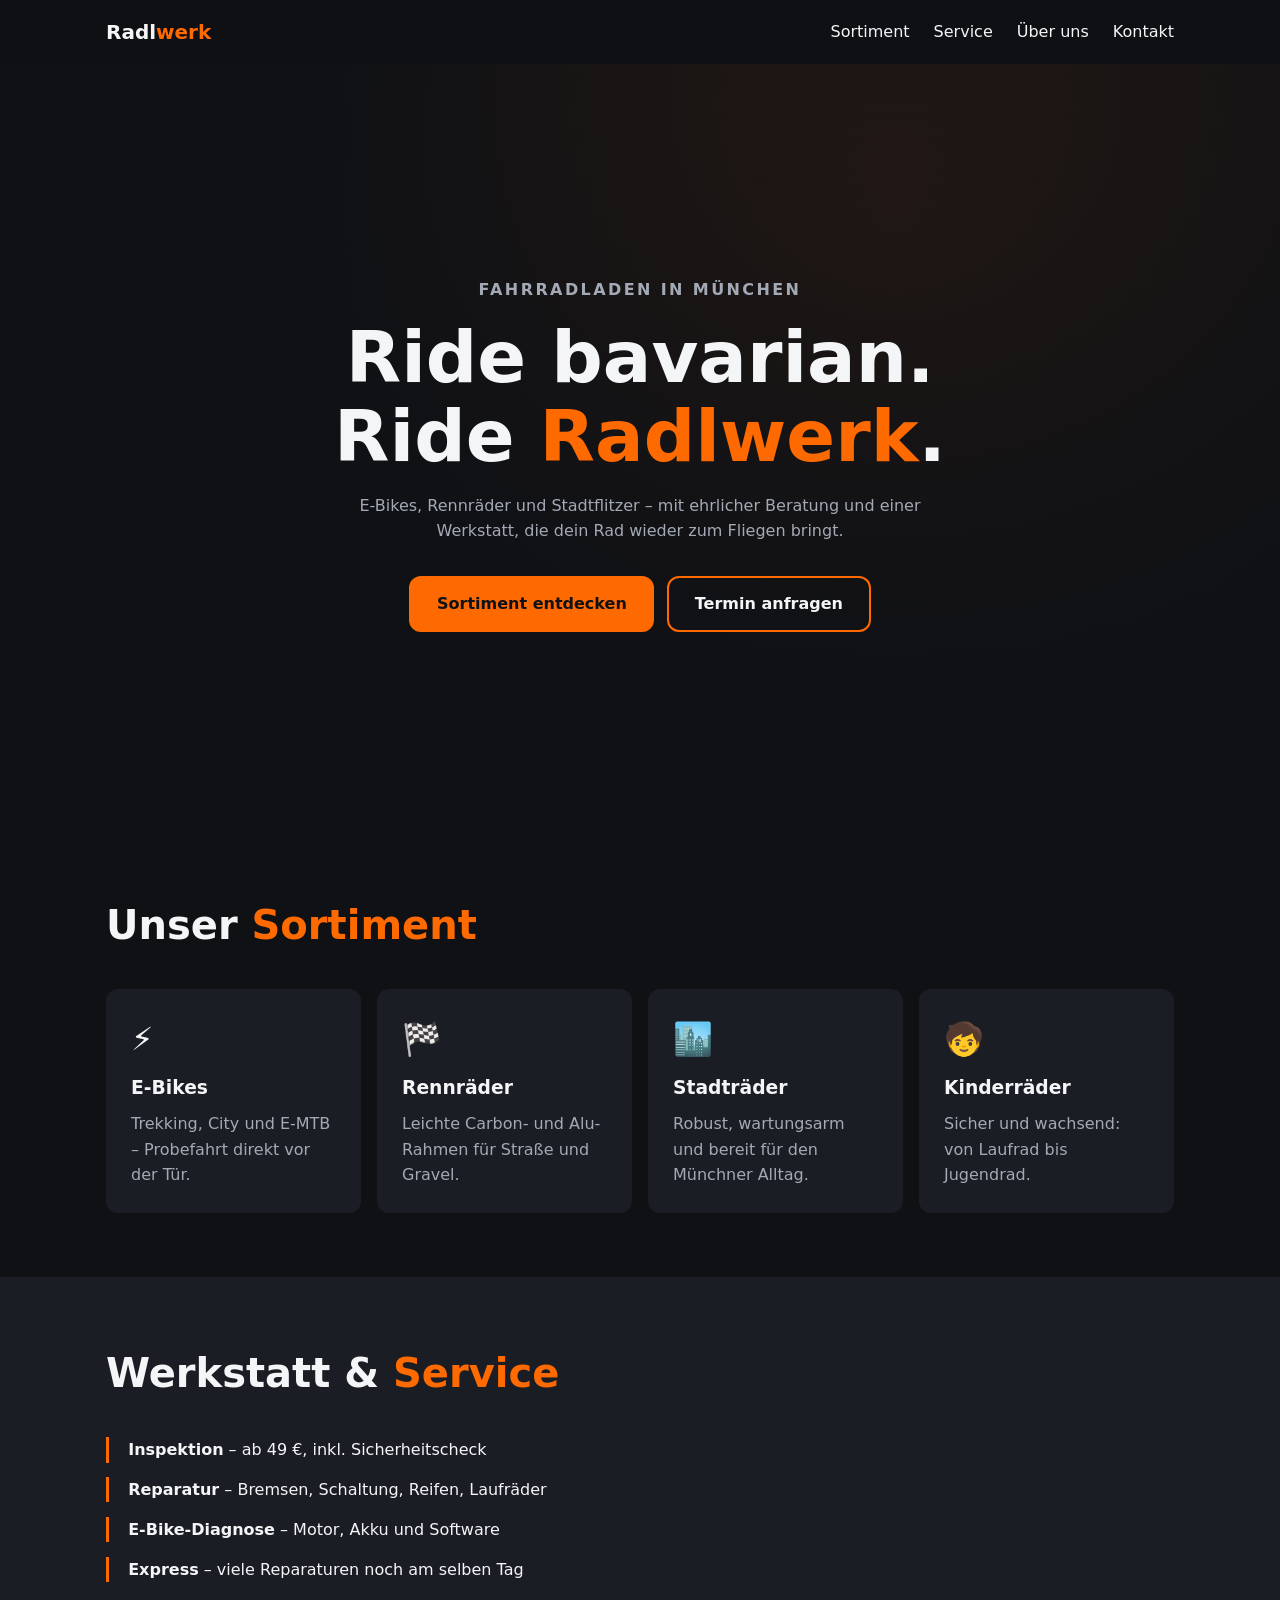
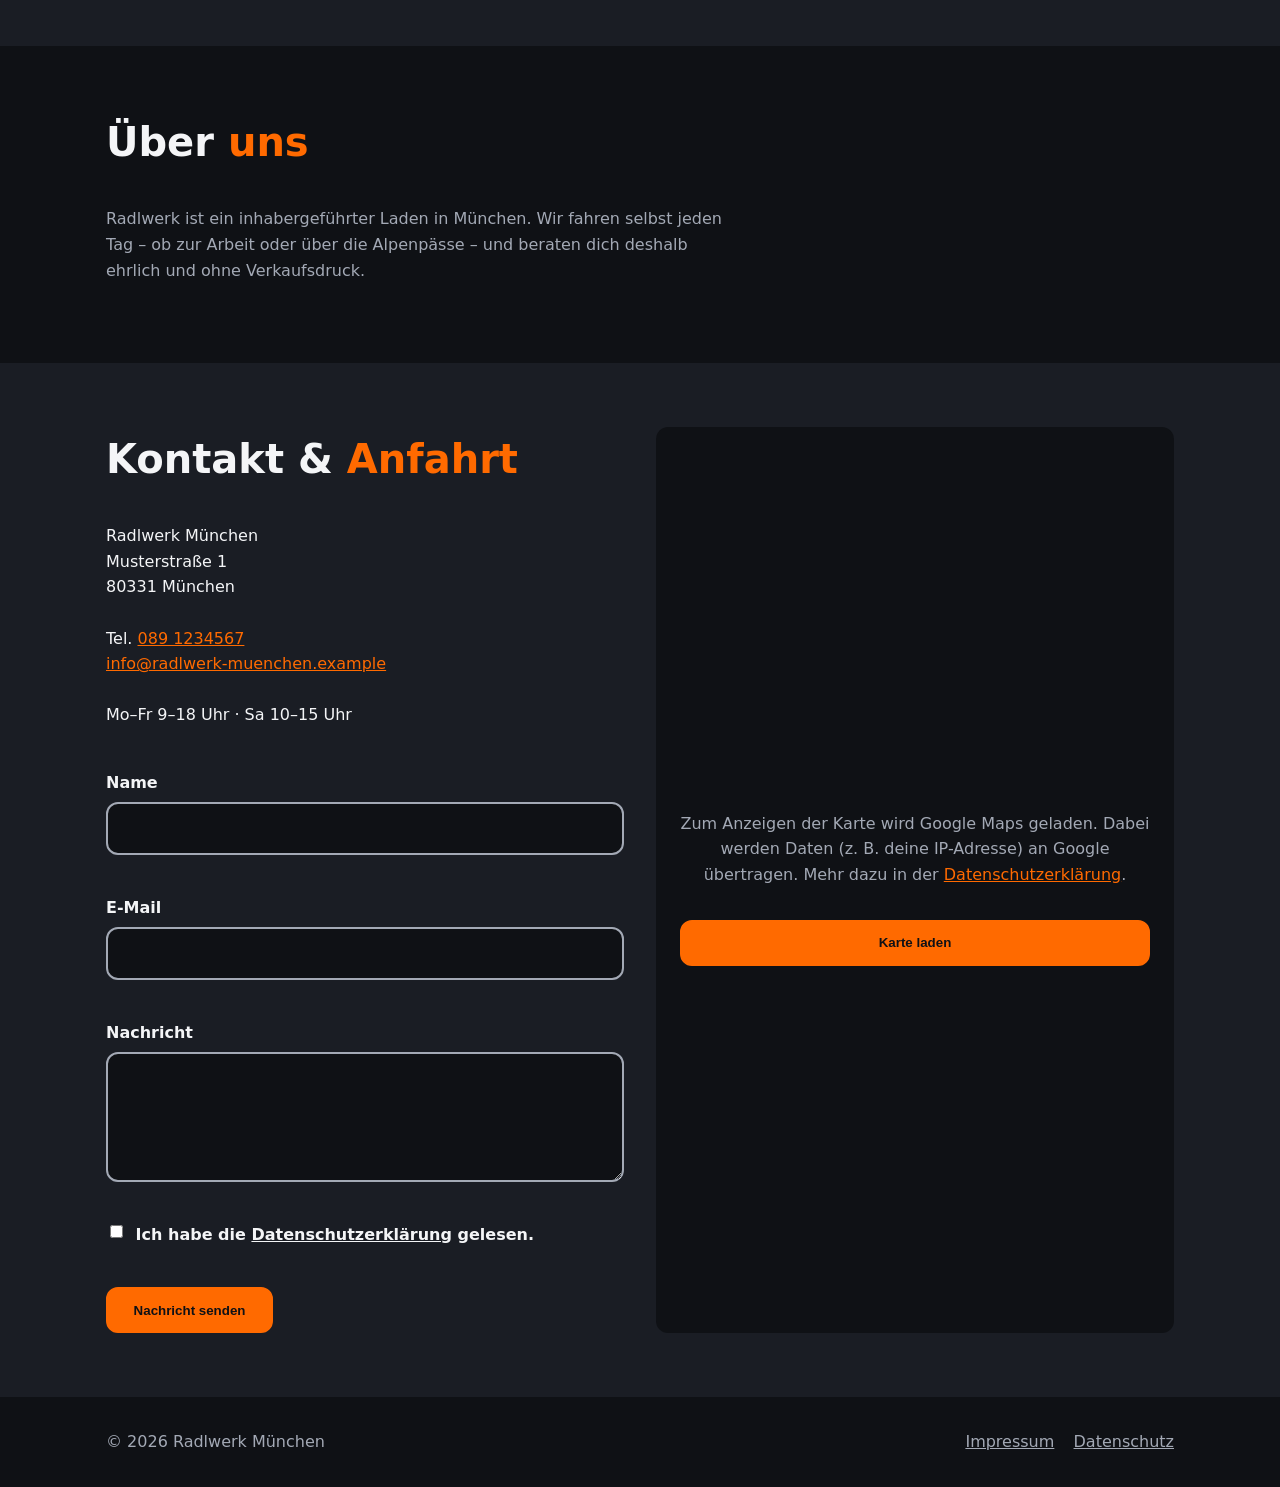
<file: index.html>
<!DOCTYPE html>
<html lang="de">
<head>
  <meta charset="UTF-8">
  <meta name="viewport" content="width=device-width, initial-scale=1">
  <title>Radlwerk München – E-Bikes, Rennräder &amp; Werkstatt</title>
  <meta name="description" content="Radlwerk München: Fahrräder, E-Bikes und Rennräder kaufen, Werkstatt-Service und persönliche Beratung im Herzen Münchens.">
  <link rel="stylesheet" href="css/styles.css">
</head>
<body>
  <header class="header">
    <div class="container header__inner">
      <a href="#" class="logo">Radl<span>werk</span></a>
      <nav class="nav" aria-label="Hauptnavigation">
        <button class="nav__toggle" aria-expanded="false" aria-controls="nav-list" aria-label="Menü öffnen">☰</button>
        <ul class="nav__list" id="nav-list">
          <li><a href="#sortiment">Sortiment</a></li>
          <li><a href="#service">Service</a></li>
          <li><a href="#ueber-uns">Über uns</a></li>
          <li><a href="#kontakt">Kontakt</a></li>
        </ul>
      </nav>
    </div>
  </header>

  <main>
    <section class="hero">
      <div class="container">
        <p class="hero__eyebrow">Fahrradladen in München</p>
        <h1>Ride bavarian.<br>Ride <span class="accent">Radlwerk</span>.</h1>
        <p>E-Bikes, Rennräder und Stadtflitzer – mit ehrlicher Beratung und einer Werkstatt, die dein Rad wieder zum Fliegen bringt.</p>
        <div class="hero__actions">
          <a href="#sortiment" class="btn">Sortiment entdecken</a>
          <a href="#kontakt" class="btn btn--ghost">Termin anfragen</a>
        </div>
      </div>
    </section>

    <section class="section" id="sortiment">
      <div class="container">
        <h2 class="section__title">Unser <span class="accent">Sortiment</span></h2>
        <div class="grid">
          <article class="card">
            <span class="card__icon" aria-hidden="true">⚡</span>
            <h3>E-Bikes</h3>
            <p>Trekking, City und E-MTB – Probefahrt direkt vor der Tür.</p>
          </article>
          <article class="card">
            <span class="card__icon" aria-hidden="true">🏁</span>
            <h3>Rennräder</h3>
            <p>Leichte Carbon- und Alu-Rahmen für Straße und Gravel.</p>
          </article>
          <article class="card">
            <span class="card__icon" aria-hidden="true">🏙️</span>
            <h3>Stadträder</h3>
            <p>Robust, wartungsarm und bereit für den Münchner Alltag.</p>
          </article>
          <article class="card">
            <span class="card__icon" aria-hidden="true">🧒</span>
            <h3>Kinderräder</h3>
            <p>Sicher und wachsend: von Laufrad bis Jugendrad.</p>
          </article>
        </div>
      </div>
    </section>

    <section class="section section--alt" id="service">
      <div class="container">
        <h2 class="section__title">Werkstatt &amp; <span class="accent">Service</span></h2>
        <ul class="list">
          <li><strong>Inspektion</strong> – ab 49 €, inkl. Sicherheitscheck</li>
          <li><strong>Reparatur</strong> – Bremsen, Schaltung, Reifen, Laufräder</li>
          <li><strong>E-Bike-Diagnose</strong> – Motor, Akku und Software</li>
          <li><strong>Express</strong> – viele Reparaturen noch am selben Tag</li>
        </ul>
      </div>
    </section>

    <section class="section" id="ueber-uns">
      <div class="container">
        <h2 class="section__title">Über <span class="accent">uns</span></h2>
        <p class="section__text">Radlwerk ist ein inhabergeführter Laden in München. Wir fahren selbst jeden Tag – ob zur Arbeit oder über die Alpenpässe – und beraten dich deshalb ehrlich und ohne Verkaufsdruck.</p>
      </div>
    </section>

    <section class="section section--alt" id="kontakt">
      <div class="container contact">
        <div>
          <h2 class="section__title">Kontakt &amp; <span class="accent">Anfahrt</span></h2>
          <address class="contact__info">
            Radlwerk München<br>
            Musterstraße 1<br>
            80331 München<br><br>
            Tel. <a href="tel:+49891234567">089 1234567</a><br>
            <a href="mailto:info@radlwerk-muenchen.example">info@radlwerk-muenchen.example</a><br><br>
            Mo–Fr 9–18 Uhr · Sa 10–15 Uhr
          </address>

          <form class="form" id="contact-form" novalidate>
            <label for="name">Name</label>
            <input type="text" id="name" name="name" autocomplete="name" required minlength="2">
            <p class="form__error" data-error-for="name" aria-live="polite"></p>

            <label for="email">E-Mail</label>
            <input type="email" id="email" name="email" autocomplete="email" required>
            <p class="form__error" data-error-for="email" aria-live="polite"></p>

            <label for="message">Nachricht</label>
            <textarea id="message" name="message" rows="4" required minlength="10"></textarea>
            <p class="form__error" data-error-for="message" aria-live="polite"></p>

            <label class="form__check">
              <input type="checkbox" id="privacy" name="privacy" required>
              <span>Ich habe die <a href="datenschutz.html">Datenschutzerklärung</a> gelesen.</span>
            </label>
            <p class="form__error" data-error-for="privacy" aria-live="polite"></p>

            <button type="submit" class="btn">Nachricht senden</button>
            <p class="form__success" id="form-success" hidden>Danke! Wir melden uns schnellstmöglich.</p>
          </form>
        </div>

        <div class="map" id="map" data-src="https://www.google.com/maps?q=Marienplatz+1,+80331+M%C3%BCnchen&output=embed">
          <p>Zum Anzeigen der Karte wird Google Maps geladen. Dabei werden Daten (z. B. deine IP-Adresse) an Google übertragen. Mehr dazu in der <a href="datenschutz.html">Datenschutzerklärung</a>.</p>
          <button type="button" class="btn" id="map-consent">Karte laden</button>
        </div>
      </div>
    </section>
  </main>

  <footer class="footer">
    <div class="container footer__inner">
      <p>© 2026 Radlwerk München</p>
      <nav aria-label="Rechtliches">
        <a href="impressum.html">Impressum</a>
        <a href="datenschutz.html">Datenschutz</a>
      </nav>
    </div>
  </footer>

  <script src="js/main.js"></script>
</body>
</html>
</file>
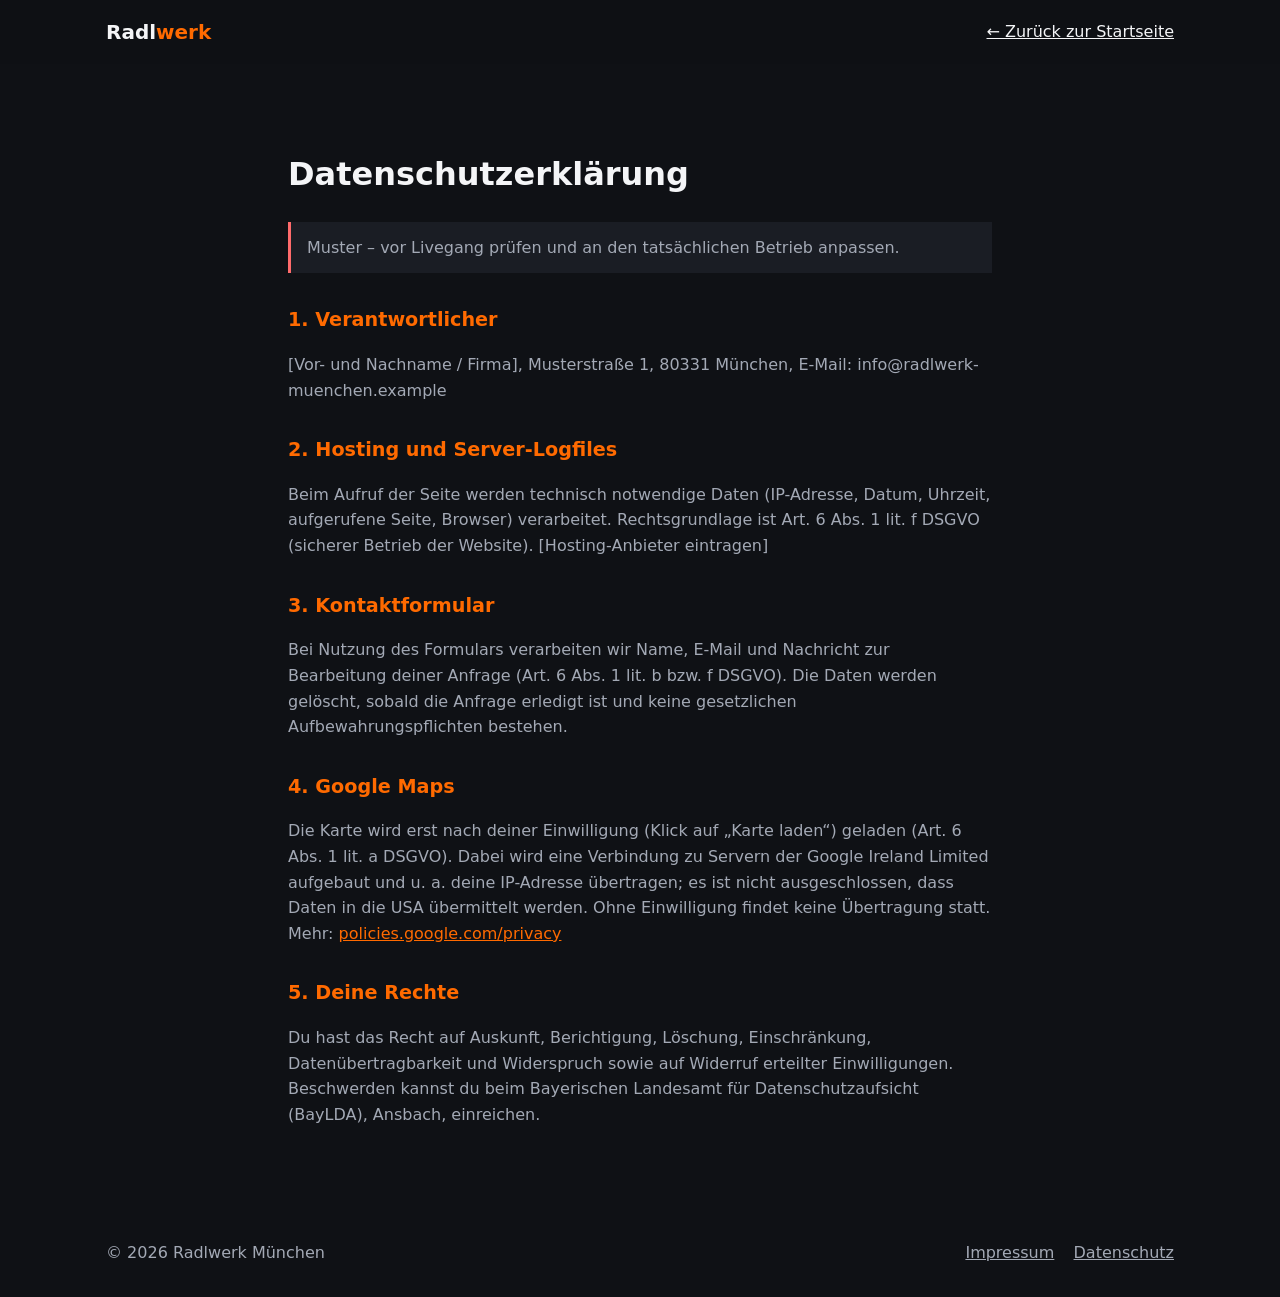
<file: datenschutz.html>
<!DOCTYPE html>
<html lang="de">
<head>
  <meta charset="UTF-8">
  <meta name="viewport" content="width=device-width, initial-scale=1">
  <title>Datenschutz – Radlwerk München</title>
  <meta name="robots" content="noindex">
  <link rel="stylesheet" href="css/styles.css">
</head>
<body>
  <header class="header">
    <div class="container header__inner">
      <a href="index.html" class="logo">Radl<span>werk</span></a>
      <a href="index.html">← Zurück zur Startseite</a>
    </div>
  </header>
  <main class="section">
    <div class="container legal">
      <h1>Datenschutzerklärung</h1>
      <p class="legal__note">Muster – vor Livegang prüfen und an den tatsächlichen Betrieb anpassen.</p>
      <h2>1. Verantwortlicher</h2>
      <p>[Vor- und Nachname / Firma], Musterstraße 1, 80331 München, E-Mail: info@radlwerk-muenchen.example</p>
      <h2>2. Hosting und Server-Logfiles</h2>
      <p>Beim Aufruf der Seite werden technisch notwendige Daten (IP-Adresse, Datum, Uhrzeit, aufgerufene Seite, Browser) verarbeitet. Rechtsgrundlage ist Art. 6 Abs. 1 lit. f DSGVO (sicherer Betrieb der Website). [Hosting-Anbieter eintragen]</p>
      <h2>3. Kontaktformular</h2>
      <p>Bei Nutzung des Formulars verarbeiten wir Name, E-Mail und Nachricht zur Bearbeitung deiner Anfrage (Art. 6 Abs. 1 lit. b bzw. f DSGVO). Die Daten werden gelöscht, sobald die Anfrage erledigt ist und keine gesetzlichen Aufbewahrungspflichten bestehen.</p>
      <h2>4. Google Maps</h2>
      <p>Die Karte wird erst nach deiner Einwilligung (Klick auf „Karte laden“) geladen (Art. 6 Abs. 1 lit. a DSGVO). Dabei wird eine Verbindung zu Servern der Google Ireland Limited aufgebaut und u. a. deine IP-Adresse übertragen; es ist nicht ausgeschlossen, dass Daten in die USA übermittelt werden. Ohne Einwilligung findet keine Übertragung statt. Mehr: <a href="https://policies.google.com/privacy" rel="noopener noreferrer">policies.google.com/privacy</a></p>
      <h2>5. Deine Rechte</h2>
      <p>Du hast das Recht auf Auskunft, Berichtigung, Löschung, Einschränkung, Datenübertragbarkeit und Widerspruch sowie auf Widerruf erteilter Einwilligungen. Beschwerden kannst du beim Bayerischen Landesamt für Datenschutzaufsicht (BayLDA), Ansbach, einreichen.</p>
    </div>
  </main>
  <footer class="footer">
    <div class="container footer__inner">
      <p>© 2026 Radlwerk München</p>
      <nav aria-label="Rechtliches">
        <a href="impressum.html">Impressum</a>
        <a href="datenschutz.html">Datenschutz</a>
      </nav>
    </div>
  </footer>
</body>
</html>
</file>
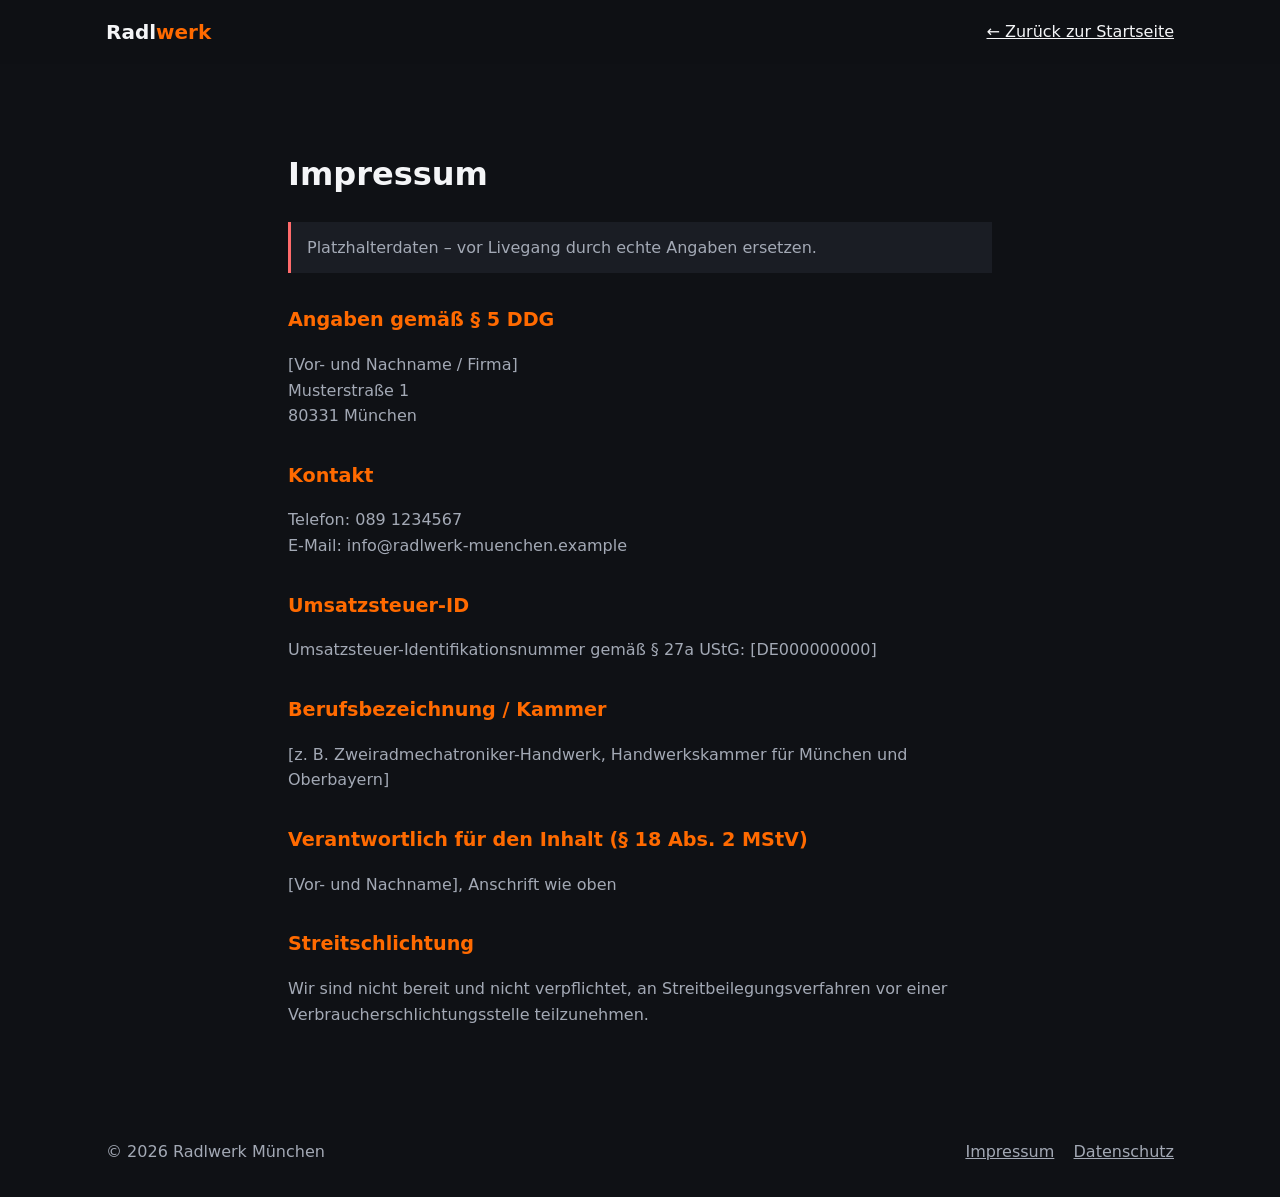
<file: impressum.html>
<!DOCTYPE html>
<html lang="de">
<head>
  <meta charset="UTF-8">
  <meta name="viewport" content="width=device-width, initial-scale=1">
  <title>Impressum – Radlwerk München</title>
  <meta name="robots" content="noindex">
  <link rel="stylesheet" href="css/styles.css">
</head>
<body>
  <header class="header">
    <div class="container header__inner">
      <a href="index.html" class="logo">Radl<span>werk</span></a>
      <a href="index.html">← Zurück zur Startseite</a>
    </div>
  </header>
  <main class="section">
    <div class="container legal">
      <h1>Impressum</h1>
      <p class="legal__note">Platzhalterdaten – vor Livegang durch echte Angaben ersetzen.</p>
      <h2>Angaben gemäß § 5 DDG</h2>
      <p>[Vor- und Nachname / Firma]<br>Musterstraße 1<br>80331 München</p>
      <h2>Kontakt</h2>
      <p>Telefon: 089 1234567<br>E-Mail: info@radlwerk-muenchen.example</p>
      <h2>Umsatzsteuer-ID</h2>
      <p>Umsatzsteuer-Identifikationsnummer gemäß § 27a UStG: [DE000000000]</p>
      <h2>Berufsbezeichnung / Kammer</h2>
      <p>[z. B. Zweiradmechatroniker-Handwerk, Handwerkskammer für München und Oberbayern]</p>
      <h2>Verantwortlich für den Inhalt (§ 18 Abs. 2 MStV)</h2>
      <p>[Vor- und Nachname], Anschrift wie oben</p>
      <h2>Streitschlichtung</h2>
      <p>Wir sind nicht bereit und nicht verpflichtet, an Streitbeilegungsverfahren vor einer Verbraucherschlichtungsstelle teilzunehmen.</p>
    </div>
  </main>
  <footer class="footer">
    <div class="container footer__inner">
      <p>© 2026 Radlwerk München</p>
      <nav aria-label="Rechtliches">
        <a href="impressum.html">Impressum</a>
        <a href="datenschutz.html">Datenschutz</a>
      </nav>
    </div>
  </footer>
</body>
</html>
</file>
<file: css/styles.css>
:root {
  --color-bg: #0f1115;
  --color-surface: #1a1d24;
  --color-text: #f4f5f7;
  --color-muted: #a3a9b5;
  --color-accent: #ff6a00;
  --color-accent-hover: #ff8533;
  --color-on-accent: #0f1115;
  --color-error: #ff6b6b;
  --color-success: #4ade80;
  --font-base: "Segoe UI", system-ui, -apple-system, Roboto, sans-serif;
  --radius: 12px;
  --space: 1rem;
  --max-width: 1100px;
  --header-height: 64px;
}

*,
*::before,
*::after { box-sizing: border-box; }

html { scroll-behavior: smooth; scroll-padding-top: var(--header-height); }

body {
  margin: 0;
  font-family: var(--font-base);
  background: var(--color-bg);
  color: var(--color-text);
  line-height: 1.6;
}

img { max-width: 100%; display: block; }
a { color: inherit; }

.container {
  width: 100%;
  max-width: var(--max-width);
  margin-inline: auto;
  padding-inline: var(--space);
}

.btn {
  display: inline-block;
  padding: 0.85rem 1.6rem;
  border: 2px solid var(--color-accent);
  border-radius: var(--radius);
  background: var(--color-accent);
  color: var(--color-on-accent);
  font-weight: 700;
  text-decoration: none;
  cursor: pointer;
  transition: background 0.2s, transform 0.2s;
}
.btn:hover { background: var(--color-accent-hover); transform: translateY(-2px); }
.btn--ghost { background: transparent; color: var(--color-text); }
.btn--ghost:hover { background: var(--color-surface); }

:focus-visible { outline: 3px solid var(--color-accent); outline-offset: 3px; }

/* Header */
.header {
  position: sticky;
  top: 0;
  z-index: 10;
  background: rgba(15, 17, 21, 0.92);
  backdrop-filter: blur(8px);
}
.header__inner {
  display: flex;
  align-items: center;
  justify-content: space-between;
  height: var(--header-height);
}
.logo { font-weight: 800; font-size: 1.25rem; text-decoration: none; }
.logo span { color: var(--color-accent); }

.nav__toggle {
  background: none;
  border: 0;
  color: var(--color-text);
  font-size: 1.75rem;
  cursor: pointer;
}
.nav__list {
  display: none;
  position: absolute;
  top: var(--header-height);
  left: 0;
  right: 0;
  margin: 0;
  padding: var(--space);
  list-style: none;
  background: var(--color-surface);
}
.nav__list.is-open { display: block; }
.nav__list a { display: block; padding: 0.7rem 0; text-decoration: none; }
.nav__list a:hover { color: var(--color-accent); }

/* Hero */
.hero {
  display: grid;
  place-items: center;
  min-height: 85vh;
  padding-block: 4rem;
  text-align: center;
  background:
    linear-gradient(rgba(15, 17, 21, 0.75), var(--color-bg)),
    radial-gradient(circle at 70% 20%, rgba(255, 106, 0, 0.35), transparent 55%);
}
.hero__eyebrow { color: var(--color-accent); font-weight: 700; letter-spacing: 0.15em; text-transform: uppercase; }
.hero h1 { margin: 0.5rem 0 1rem; font-size: clamp(2.2rem, 9vw, 4.5rem); line-height: 1.1; }
.hero p { max-width: 36rem; margin-inline: auto; color: var(--color-muted); }
.hero__actions { display: flex; flex-wrap: wrap; gap: 0.8rem; justify-content: center; margin-top: 2rem; }

@media (min-width: 768px) {
  .nav__toggle { display: none; }
  .nav__list {
    display: flex;
    position: static;
    gap: 1.5rem;
    padding: 0;
    background: none;
  }
  .nav__list a { padding: 0; }
}

.accent { color: var(--color-accent); }

/* Sections */
.section { padding-block: 4rem; }
.section--alt { background: var(--color-surface); }
.section__title { margin: 0 0 2rem; font-size: clamp(1.7rem, 6vw, 2.5rem); }
.section__text { max-width: 40rem; color: var(--color-muted); }

.grid { display: grid; gap: var(--space); }
.card {
  padding: 1.5rem;
  border-radius: var(--radius);
  background: var(--color-surface);
  border: 1px solid transparent;
  transition: border-color 0.2s, transform 0.2s;
}
.card:hover { border-color: var(--color-accent); transform: translateY(-4px); }
.card__icon { font-size: 2rem; }
.card h3 { margin: 0.5rem 0; }
.card p { margin: 0; color: var(--color-muted); }

.list { margin: 0; padding: 0; list-style: none; display: grid; gap: 0.9rem; }
.list li { padding-left: 1.2rem; border-left: 3px solid var(--color-accent); }

@media (min-width: 600px) { .grid { grid-template-columns: repeat(2, 1fr); } }
@media (min-width: 960px) { .grid { grid-template-columns: repeat(4, 1fr); } }

/* Contact */
.contact { display: grid; gap: 2rem; }
.contact__info { font-style: normal; margin-bottom: 2rem; }
.contact__info a { color: var(--color-accent); }

.form { display: grid; gap: 0.4rem; }
.form label { font-weight: 600; margin-top: 0.6rem; }
.form input:not([type="checkbox"]),
.form textarea {
  width: 100%;
  padding: 0.75rem;
  border: 2px solid var(--color-muted);
  border-radius: var(--radius);
  background: var(--color-bg);
  color: var(--color-text);
  font: inherit;
}
.form input[aria-invalid="true"],
.form textarea[aria-invalid="true"] { border-color: var(--color-error); }
.form__check { display: flex; gap: 0.6rem; align-items: flex-start; font-weight: 400; }
.form__error { min-height: 1.2em; margin: 0; color: var(--color-error); font-size: 0.9rem; }
.form__success { color: var(--color-success); font-weight: 600; }
.form .btn { justify-self: start; margin-top: 0.6rem; }

.map {
  display: grid;
  place-content: center;
  gap: 1rem;
  min-height: 320px;
  padding: 1.5rem;
  border-radius: var(--radius);
  background: var(--color-bg);
  text-align: center;
  color: var(--color-muted);
}
.map a { color: var(--color-accent); }
.map iframe { width: 100%; height: 100%; min-height: 320px; border: 0; border-radius: var(--radius); }

/* Footer */
.footer { padding-block: 2rem; background: var(--color-bg); color: var(--color-muted); }
.footer__inner { display: flex; flex-wrap: wrap; gap: 1rem; justify-content: space-between; }
.footer p { margin: 0; }
.footer nav { display: flex; gap: 1.2rem; }

@media (min-width: 900px) { .contact { grid-template-columns: 1fr 1fr; } }

/* Legal pages */
.legal { max-width: 46rem; }
.legal h2 { margin-top: 2rem; font-size: 1.2rem; color: var(--color-accent); }
.legal p { color: var(--color-muted); }
.legal a { color: var(--color-accent); }
.legal__note { padding: 0.8rem 1rem; border-left: 3px solid var(--color-error); background: var(--color-surface); }
</file>
